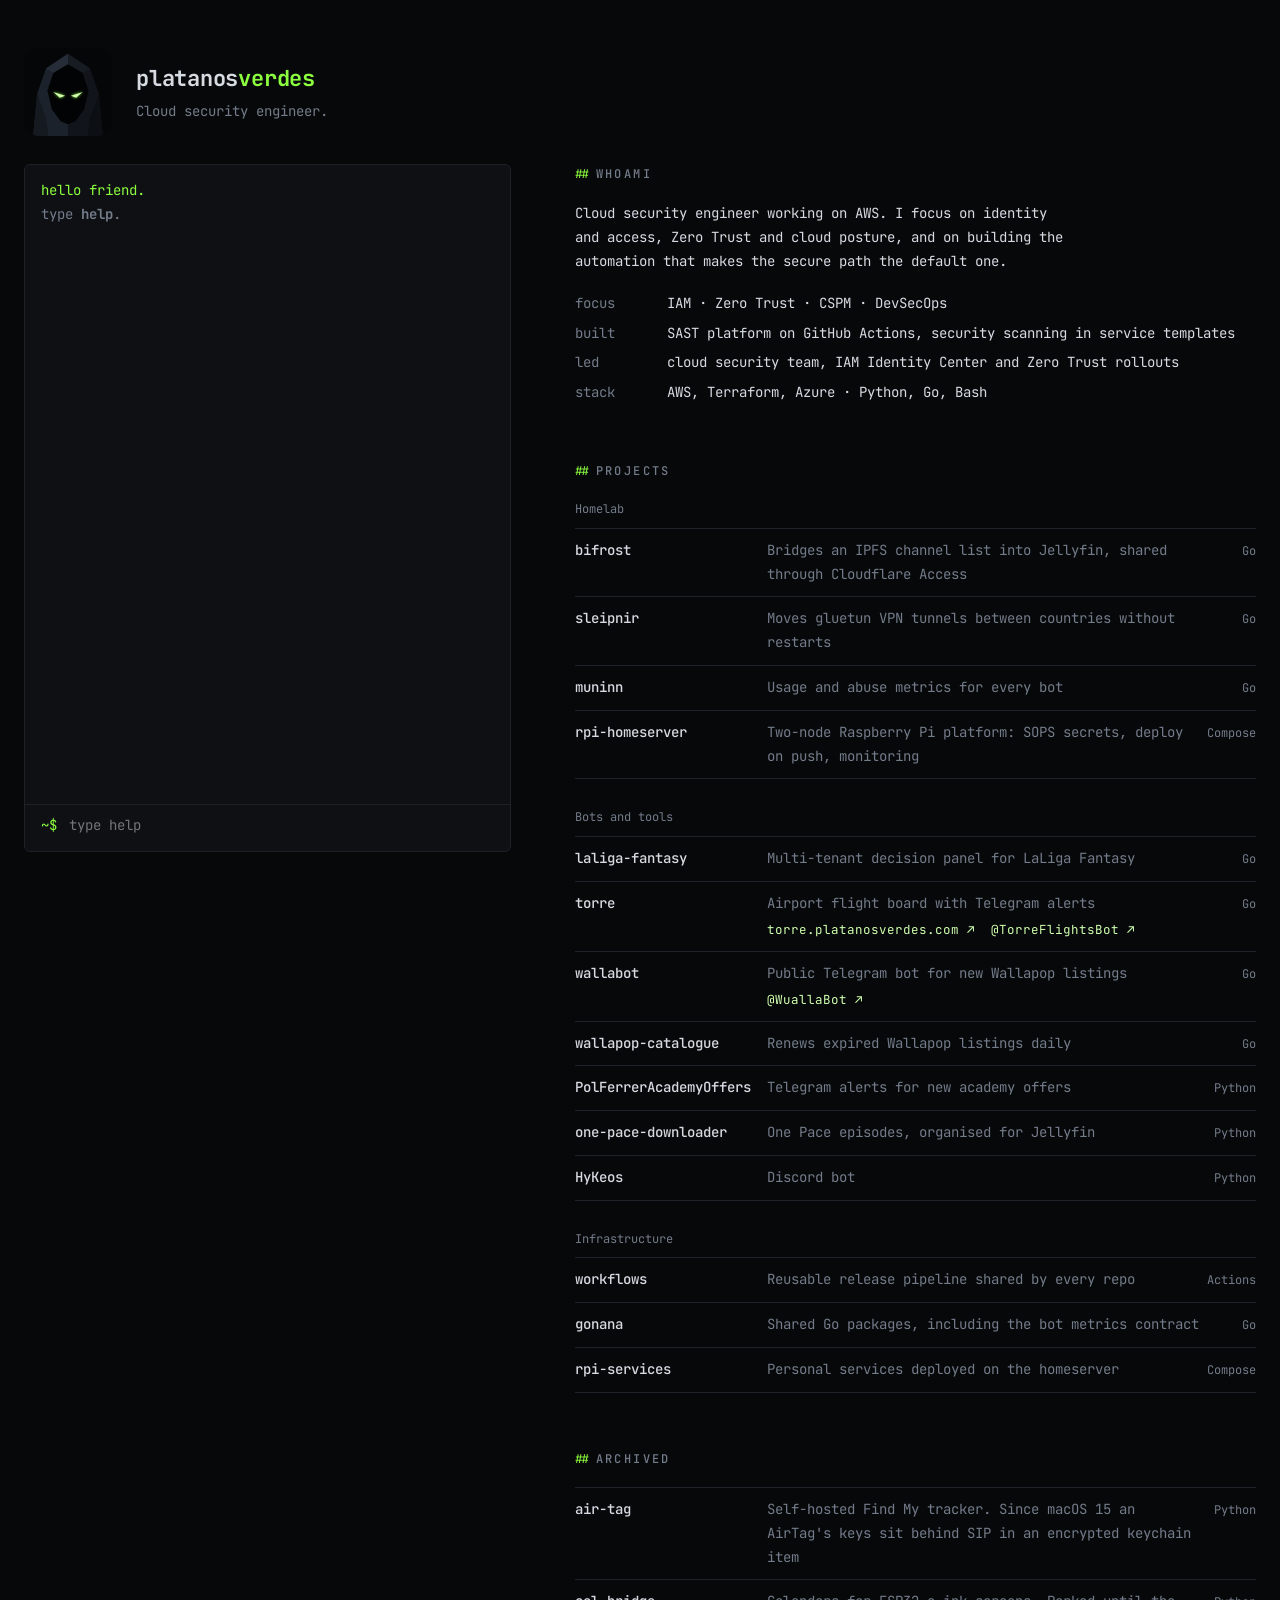
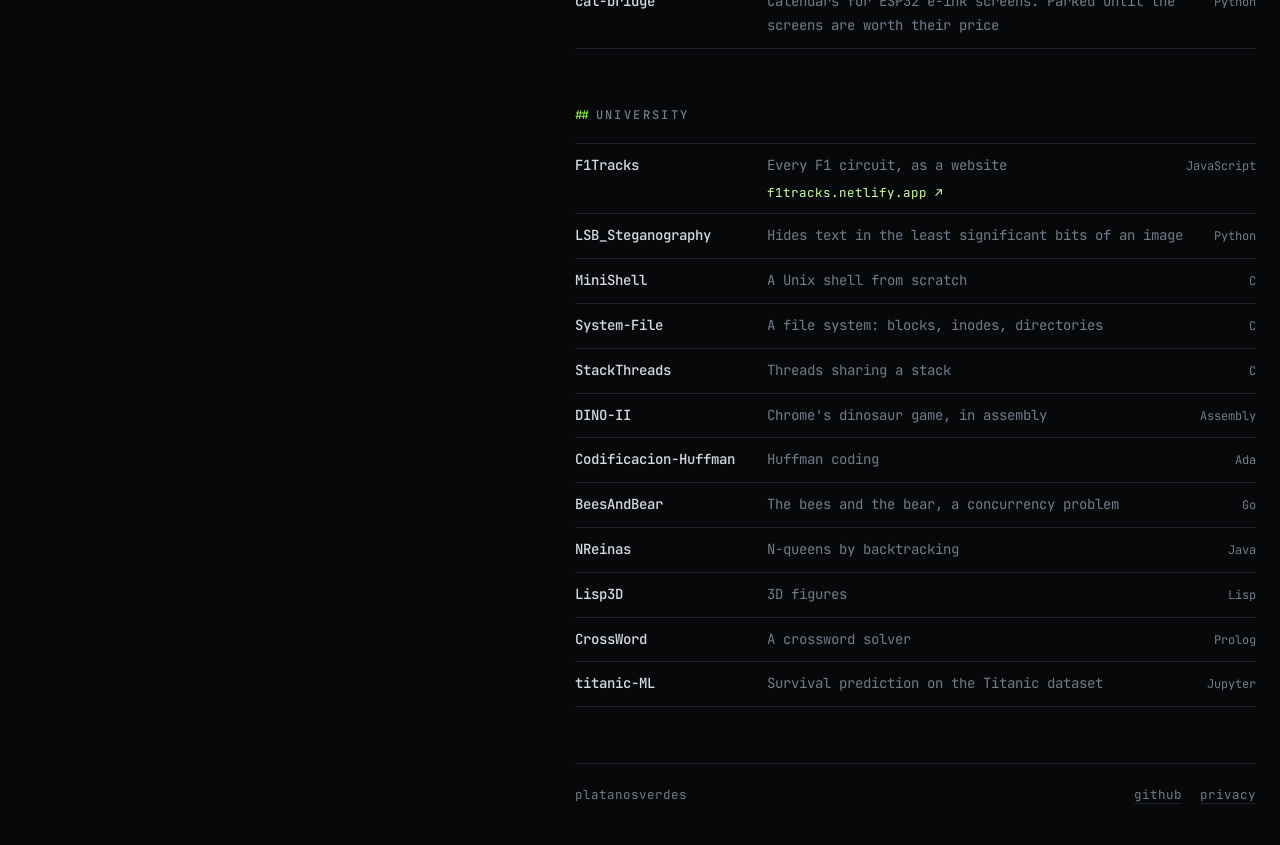
<file: index.html>
<!doctype html>
<html lang="en">
<head>
<meta charset="utf-8">
<meta name="viewport" content="width=device-width, initial-scale=1, viewport-fit=cover">
<title>PlatanosVerdes</title>
<meta name="description" content="PlatanosVerdes: cloud security engineer. Projects, homelab and tools.">
<link rel="icon" href="logo.svg" type="image/svg+xml">
<link rel="apple-touch-icon" href="apple-touch-icon.png">
<link rel="preconnect" href="https://fonts.googleapis.com">
<link rel="stylesheet" href="https://fonts.googleapis.com/css2?family=JetBrains+Mono:wght@400;500;700&display=swap">
<style>
/* Layout: two columns. Left, fixed in place: the Watcher and its console, full height. Right, read top
   to bottom: whoami, then the projects as a plain list. One typeface, one accent, lots of air. */
:root {
  --bg: #07080a; --surface: #0e1014; --line: #1d2128; --dim: #737c8a; --text: #d6dbe2; --eye: #8cff3f; --eye-soft: #cfffad; --blood: #ff4a3d;
  --font: "JetBrains Mono", ui-monospace, "SF Mono", Menlo, monospace;
  color-scheme: dark;
}
body { margin: 0; background: var(--bg); color: var(--text); font-family: var(--font); font-size: 14px; line-height: 1.7; }
a { color: var(--text); text-decoration-color: var(--line); text-underline-offset: 4px; }
a:hover { color: var(--eye); text-decoration-color: var(--eye); }
:focus-visible { outline: 1px solid var(--eye); outline-offset: 3px; }
.wrap { max-width: 1240px; margin: 0 auto; display: grid; grid-template-columns: minmax(340px, 5fr) 7fr; gap: 64px;
  padding-left: max(24px, env(safe-area-inset-left, 0px)); padding-right: max(24px, env(safe-area-inset-right, 0px)); }
.side { position: sticky; top: env(safe-area-inset-top, 0px); align-self: start; display: grid; grid-template-rows: auto minmax(0, 1fr); gap: 28px;
  height: calc(100dvh - env(safe-area-inset-top, 0px) - env(safe-area-inset-bottom, 0px)); padding-block: 48px; box-sizing: border-box; min-width: 0; }
/* starts level with the console: the side's top padding, the 88px header, and the gap below it */
.main { min-width: 0; display: grid; gap: 56px; align-content: start; padding-block: calc(48px + 88px + 28px) 40px; }

header { display: grid; grid-template-columns: 88px 1fr; gap: 24px; align-items: center; }
header svg { width: 88px; height: 88px; display: block; }
header h1 { margin: 0; font-size: 22px; font-weight: 700; letter-spacing: -.01em; }
header h1 span { color: var(--eye); }
header p { margin: 2px 0 0; color: var(--dim); }

.console { border: 1px solid var(--line); border-radius: 6px; background: var(--surface); min-height: 0; display: grid; grid-template-rows: minmax(0, 1fr) auto; }
.out { min-height: 0; overflow-y: auto; padding: 14px 16px 6px; scrollbar-width: thin; scrollbar-color: var(--line) transparent; }
.line { white-space: pre-wrap; overflow-wrap: anywhere; }
.line.dim { color: var(--dim); }
.line.ok { color: var(--eye); }
.line.err { color: var(--blood); }
.line .p { color: var(--eye); }
.line a { color: var(--eye-soft); }
.proj { display: grid; grid-template-columns: 22ch 1fr; gap: 0 12px; }
.proj button { all: unset; cursor: pointer; color: var(--eye-soft); }
.proj button:hover, .proj button:focus-visible { color: var(--eye); text-decoration: underline; text-underline-offset: 3px; }
.proj span { color: var(--dim); min-width: 0; }
.kv { display: grid; grid-template-columns: 11ch 1fr; gap: 0 12px; }
.kv > span:first-child { color: var(--dim); }
.line button.inline { all: unset; cursor: pointer; color: var(--eye-soft); }
.line button.inline:hover { color: var(--eye); text-decoration: underline; }
.fetch { display: flex; gap: 18px; align-items: flex-start; }
.fetch .art { margin: 0; color: var(--eye); font: inherit; line-height: 1.3; }
.fetch b { color: var(--eye); font-weight: 500; }
form { display: flex; gap: 10px; align-items: center; padding: 8px 16px 12px; border-top: 1px solid var(--line); }
form label { color: var(--eye); white-space: nowrap; }
form input { flex: 1; min-width: 0; font: inherit; color: var(--text); background: transparent; border: 0; outline: none; caret-color: var(--eye); }

h2 { margin: 0 0 18px; font-size: 12px; font-weight: 500; letter-spacing: .2em; text-transform: uppercase; color: var(--dim); }
h2::before { content: "## "; color: var(--eye); letter-spacing: 0; }
.about p { margin: 0 0 18px; max-width: 62ch; }
.facts { margin: 0; display: grid; gap: 6px; }
.facts div { display: grid; grid-template-columns: 10ch 1fr; gap: 12px; }
.facts dt { color: var(--dim); }
.facts dd { margin: 0; }

.group { margin: 28px 0 8px; font-size: 12px; color: var(--dim); }
.group:first-of-type { margin-top: 0; }
.list { list-style: none; margin: 0; padding: 0; border-top: 1px solid var(--line); }
.list li { display: grid; grid-template-columns: 22ch 1fr auto; gap: 16px; align-items: baseline; padding: 10px 0; border-bottom: 1px solid var(--line); }
.list li.lit { background: linear-gradient(90deg, rgba(140,255,63,.07), transparent); }
.list a.name { color: var(--text); font-weight: 500; text-decoration: none; }
.list a.name:hover { color: var(--eye); }
.list .what { color: var(--dim); min-width: 0; }
.list .links { display: flex; flex-wrap: wrap; gap: 4px 16px; margin-top: 4px; font-size: 12.5px; }
.list .links a { color: var(--eye-soft); text-decoration: none; }
.list .links a:hover { color: var(--eye); text-decoration: underline; }
.list .stack { color: var(--dim); font-size: 12px; white-space: nowrap; }

footer { display: flex; flex-wrap: wrap; justify-content: space-between; gap: 12px; padding-top: 20px; border-top: 1px solid var(--line); color: var(--dim); font-size: 12.5px; }
footer nav { display: flex; gap: 18px; }
footer a { color: var(--dim); }
#eyes { transition: transform .15s ease-out; }
body.alarm { --eye: var(--blood); --eye-soft: #ffb3ac; }

@media (max-width: 900px) {
  .wrap { grid-template-columns: 1fr; gap: 0; }
  .side { position: static; height: auto; padding-block: 40px 0; }
  .main { padding-block: 48px 40px; }
  .out { height: 160px; }
}
@media (max-width: 640px) {
  header { grid-template-columns: 64px 1fr; gap: 16px; }
  header svg { width: 64px; height: 64px; }
  .list li { grid-template-columns: 1fr auto; gap: 2px 12px; }
  .list .what { grid-column: 1 / -1; grid-row: 2; }
  .proj { grid-template-columns: 1fr; }
}
</style>
</head>
<body>
<div class="wrap">
  <aside class="side">
  <header>
    <svg viewBox="0 0 120 120" id="watcher" aria-hidden="true">
      <defs>
        <filter id="glow" x="-80%" y="-80%" width="260%" height="260%"><feGaussianBlur stdDeviation="2.4"/></filter>
        <clipPath id="tile"><rect width="120" height="120" rx="22"/></clipPath>
      </defs>
      <g clip-path="url(#tile)">
        <rect width="120" height="120" fill="#050608"/>
        <polygon points="60,8 30,28 18,62 12,124 60,124" fill="#1c222b"/>
        <polygon points="60,8 90,28 102,62 108,124 60,124" fill="#11151b"/>
        <polygon points="60,8 30,28 40,34 60,22" fill="#262d38"/>
        <polygon points="60,8 90,28 80,34 60,22" fill="#171c23"/>
        <polygon points="18,62 12,124 34,124 30,96" fill="#151a21"/>
        <polygon points="102,62 108,124 86,124 90,96" fill="#0c0f13"/>
        <polygon points="60,22 80,34 88,58 82,84 70,100 60,104 50,100 38,84 32,58 40,34" fill="#020304"/>
        <g id="eyes">
          <g filter="url(#glow)" opacity=".9"><polygon points="40,60 56,65 49,68" fill="var(--eye)"/><polygon points="80,60 64,65 71,68" fill="var(--eye)"/></g>
          <polygon points="40,60 56,65 49,68" fill="var(--eye-soft)"/><polygon points="80,60 64,65 71,68" fill="var(--eye-soft)"/>
        </g>
      </g>
    </svg>
    <div>
      <h1>platanos<span>verdes</span></h1>
      <p>Cloud security engineer.</p>
    </div>
  </header>

  <section class="console" aria-label="Console">
    <div class="out" id="out" role="log" aria-live="polite"></div>
    <form id="form" autocomplete="off">
      <label for="cmd">~$</label>
      <input id="cmd" type="text" spellcheck="false" autocapitalize="off" placeholder="type help" aria-label="Command">
    </form>
  </section>
  </aside>

  <div class="main">
  <section class="about" id="whoami">
    <h2>whoami</h2>
    <p>Cloud security engineer working on AWS. I focus on identity and access, Zero Trust and cloud posture, and on building the automation that makes the secure path the default one.</p>
    <dl class="facts">
      <div><dt>focus</dt><dd>IAM · Zero Trust · CSPM · DevSecOps</dd></div>
      <div><dt>built</dt><dd>SAST platform on GitHub Actions, security scanning in service templates</dd></div>
      <div><dt>led</dt><dd>cloud security team, IAM Identity Center and Zero Trust rollouts</dd></div>
      <div><dt>stack</dt><dd>AWS, Terraform, Azure · Python, Go, Bash</dd></div>
    </dl>
  </section>

  <section id="projects">
    <h2>projects</h2>
    <div id="groups"></div>
  </section>

  <section id="archived">
    <h2>archived</h2>
    <ul class="list" id="archived-list"></ul>
  </section>

  <section id="university">
    <h2>university</h2>
    <ul class="list" id="university-list"></ul>
  </section>

  <footer>
    <span>platanosverdes</span>
    <nav><a href="https://github.com/PlatanosVerdes" target="_blank" rel="noopener">github</a><a href="privacy.html">privacy</a></nav>
  </footer>
  </div>
</div>

<script>
const GH = "https://github.com/PlatanosVerdes/";
const esc = (s) => String(s).replace(/[&<>"]/g, (c) => ({ "&": "&amp;", "<": "&lt;", ">": "&gt;", '"': "&quot;" }[c]));
let all = {}, site = null;
const sections = ["whoami", "projects", "archived", "university"];
const rows = (items) => items.map((p) => `<li id="${esc(p.name)}"><a class="name" href="${GH}${encodeURIComponent(p.name)}" target="_blank" rel="noopener">${esc(p.name)}</a><span class="what">${esc(p.description)}${(p.links || []).length ? `<span class="links">${p.links.map((l) => `<a href="${esc(l.url)}" target="_blank" rel="noopener">${esc(l.label)} ↗</a>`).join("")}</span>` : ""}</span><span class="stack">${esc(p.language)}</span></li>`).join("");
fetch("projects.json").then((r) => r.json()).then((data) => {
  document.getElementById("groups").innerHTML = data.groups.map((g) => `<p class="group">${esc(g.name)}</p><ul class="list">${rows(g.projects)}</ul>`).join("");
  document.getElementById("archived-list").innerHTML = rows(data.archived);
  document.getElementById("university-list").innerHTML = rows(data.university);
  all = Object.fromEntries([...data.groups.flatMap((g) => g.projects), ...data.archived, ...data.university].map((p) => [p.name.toLowerCase(), p]));
  site = data;
  follow();
});
// A link like platanosverdes.com/#bifrost lands on that row, lit; #projects on that section.
function follow() { const id = decodeURIComponent(location.hash.slice(1)); if (id) jump(all[id.toLowerCase()]?.name || id); }
addEventListener("hashchange", follow);

const out = document.getElementById("out"), input = document.getElementById("cmd");
const reduced = matchMedia("(prefers-reduced-motion: reduce)").matches;
const say = (html, cls = "") => { const d = document.createElement("div"); d.className = "line " + cls; d.innerHTML = html; out.append(d); out.scrollTop = out.scrollHeight; };
const jump = (id) => { const el = document.getElementById(id); if (!el) return; el.scrollIntoView({ behavior: reduced ? "auto" : "smooth", block: el.tagName === "LI" ? "center" : "start" }); if (el.tagName === "LI") { el.classList.add("lit"); setTimeout(() => el.classList.remove("lit"), 2200); } };
const go = (id) => { history.replaceState(null, "", "#" + id); jump(id); };
const linkTo = (id) => `${location.origin}${location.pathname}#${id}`;

const history_ = [];
const commands = {
  help: () => say(`<div>whoami · focus · stack · services · projects · archived · university
ls · tree · grep &lt;word&gt; · open &lt;name&gt; · link &lt;name&gt; · cd &lt;section&gt;
neofetch · contact · history · clear</div>`, "dim"),
  whoami: () => { say("cloud security engineer · IAM, Zero Trust, CSPM, DevSecOps"); go("whoami"); },
  focus: () => say("identity and access · Zero Trust access · cloud security posture (CSPM) · DevSecOps automation"),
  stack: () => say(`<div class="kv"><span>cloud</span>AWS (IAM, Identity Center, GuardDuty, S3, RDS) · Azure</div><div class="kv"><span>security</span>Wiz · Qualys · CodeQL · Cloudflare Access</div><div class="kv"><span>automation</span>Terraform · GitHub Actions · Docker Compose</div><div class="kv"><span>languages</span>Python · Go · Bash · JavaScript</div>`),
  services: () => { const live = Object.values(all).filter((p) => p.links); say(live.length ? live.map((p) => `<div class="proj"><button data-open="${esc(p.name)}">${esc(p.name)}</button><span>${p.links.map((l) => `<a href="${esc(l.url)}" target="_blank" rel="noopener">${esc(l.label)}</a>`).join(" · ")}</span></div>`).join("") : "nothing live yet", live.length ? "" : "dim"); },
  projects: () => go("projects"),
  archived: () => go("archived"),
  university: () => go("university"),
  ls: () => say(Object.values(all).map((p) => `<div class="proj"><button data-open="${esc(p.name)}">${esc(p.name)}</button><span>${esc(p.description)}</span></div>`).join("")),
  tree: () => { if (!site) return; const t = (name, items, last) => `${last ? "└──" : "├──"} ${esc(name)}\n` + items.map((p, i) => `${last ? "    " : "│   "}${i === items.length - 1 ? "└──" : "├──"} <button class="inline" data-open="${esc(p.name)}">${esc(p.name)}</button>`).join("\n");
    const parts = [...site.groups.map((g) => [g.name.toLowerCase(), g.projects]), ["archived", site.archived], ["university", site.university]];
    say(`<div>~/projects\n${parts.map(([n, items], i) => t(n, items, i === parts.length - 1)).join("\n")}</div>`); },
  grep: (w) => { if (!w) return say("grep what? e.g. grep go, grep telegram", "dim"); const re = new RegExp(w.replace(/[.*+?^${}()|[\]\\]/g, "\\$&"), "i");
    const hits = Object.values(all).filter((p) => re.test(p.name) || re.test(p.description) || re.test(p.language));
    say(hits.length ? hits.map((p) => `<div class="proj"><button data-open="${esc(p.name)}">${esc(p.name)}</button><span>${esc(p.language)} · ${esc(p.description)}</span></div>`).join("") : `no match for ${esc(w)}`, hits.length ? "" : "dim"); },
  open: (name) => { const p = all[(name || "").toLowerCase()]; if (!p) return say(name ? `not found: ${esc(name)}` : "open what? try ls", "dim"); say(`${esc(p.name)} → <a href="${GH}${encodeURIComponent(p.name)}" target="_blank" rel="noopener">github</a>`); go(p.name); },
  link: (name) => { const p = all[(name || "").toLowerCase()], id = p ? p.name : (sections.includes((name || "").toLowerCase()) ? name.toLowerCase() : "");
    if (!id) return say("link to what? e.g. link bifrost, link projects", "dim");
    const url = linkTo(id); navigator.clipboard?.writeText(url).then(() => say(`${esc(url)}  (copied)`), () => say(esc(url))); },
  cd: (where) => { const w = (where || "").replace(/^~?\/?/, "").toLowerCase(); if (!w || w === "~") return scrollTo({ top: 0, behavior: reduced ? "auto" : "smooth" });
    if (sections.includes(w)) return go(w); if (all[w]) return go(all[w].name); say(`cd: ${esc(where)}: no such section`, "dim"); },
  pwd: () => say("/home/watcher"),
  neofetch: () => say(`<div class="fetch"><pre class="art">   /\\
  /  \\
 / <b>▸ ◂</b>\\
/______\\</pre><div><b>watcher</b>@platanosverdes
-------------------------
role      cloud security engineer
focus     IAM · Zero Trust · CSPM
stack     AWS · Terraform · Python · Go
projects  ${Object.keys(all).length}
uptime    ${Math.floor(performance.now() / 1000)}s on this page
shell     watcher-sh</div></div>`),
  contact: () => say(`<a href="${GH}" target="_blank" rel="noopener">github.com/PlatanosVerdes</a>`),
  history: () => say(history_.map((c, i) => `${String(i + 1).padStart(3)}  ${esc(c)}`).join("\n") || "nothing yet", "dim"),
  echo: (t) => say(esc(t || "")),
  date: () => say(new Date().toString()),
  uname: () => say("watcher-sh 1.0 platanosverdes.com x86_64 GNU/Linux (probably)"),
  clear: () => out.replaceChildren(),
  sudo: () => say("the watcher does not take orders.", "err"),
  ssh: () => say("denied. identity first, network never.", "err"),
  cat: (a) => /shadow|passwd/.test(a || "") ? say("nice try. logged.", "err")
    : /password/.test(a || "") ? say("passwords are like underwear: don't let anyone see them, change them regularly, never share them with strangers.", "ok")
    : say(`cat: ${esc(a || "")}: no`, "dim"),
  rm: (a) => { if (/-rf/.test(a || "")) { document.body.classList.add("alarm"); say("you should not have done that.", "err"); setTimeout(() => document.body.classList.remove("alarm"), 3000); } else say("rm: permission denied", "dim"); },
  exit: () => say("there is no exit.", "dim"),
};
function run(raw) {
  const cmd = raw.trim(); if (!cmd) return;
  say(`<span class="p">~$</span> ${esc(cmd)}`);
  history_.push(cmd);
  const [name, ...rest] = cmd.split(/\s+/), key = name.toLowerCase();
  if (commands[key]) commands[key](rest.join(" "));
  else if (all[key]) commands.open(name);
  else say(`${esc(name)}: command not found`, "dim");
}
document.getElementById("form").addEventListener("submit", (e) => { e.preventDefault(); run(input.value); input.value = ""; });
out.addEventListener("click", (e) => { const b = e.target.closest("[data-open]"); if (b) run("open " + b.dataset.open); });

say("hello friend.", "ok");
say("type <b>help</b>.", "dim");

const eyes = document.getElementById("eyes"), fig = document.getElementById("watcher");
// Eyes look towards the pointer in any direction; they stay inside the hood's opening.
addEventListener("pointermove", (e) => {
  const r = fig.getBoundingClientRect(), cx = r.left + r.width / 2, cy = r.top + r.height * .54;
  const dx = e.clientX - cx, dy = e.clientY - cy, dist = Math.hypot(dx, dy) || 1, k = Math.min(1, dist / 220);
  eyes.style.transform = `translate(${(dx / dist * k * 9).toFixed(2)}px, ${(dy / dist * k * 6).toFixed(2)}px)`;
});
(function blink() {
  if (!reduced) { eyes.style.transition = "opacity .08s, transform .15s ease-out"; eyes.style.opacity = "0"; setTimeout(() => { eyes.style.opacity = "1"; }, 140); }
  setTimeout(blink, 4000 + Math.random() * 7000);
})();
</script>
</body>
</html>
</file>
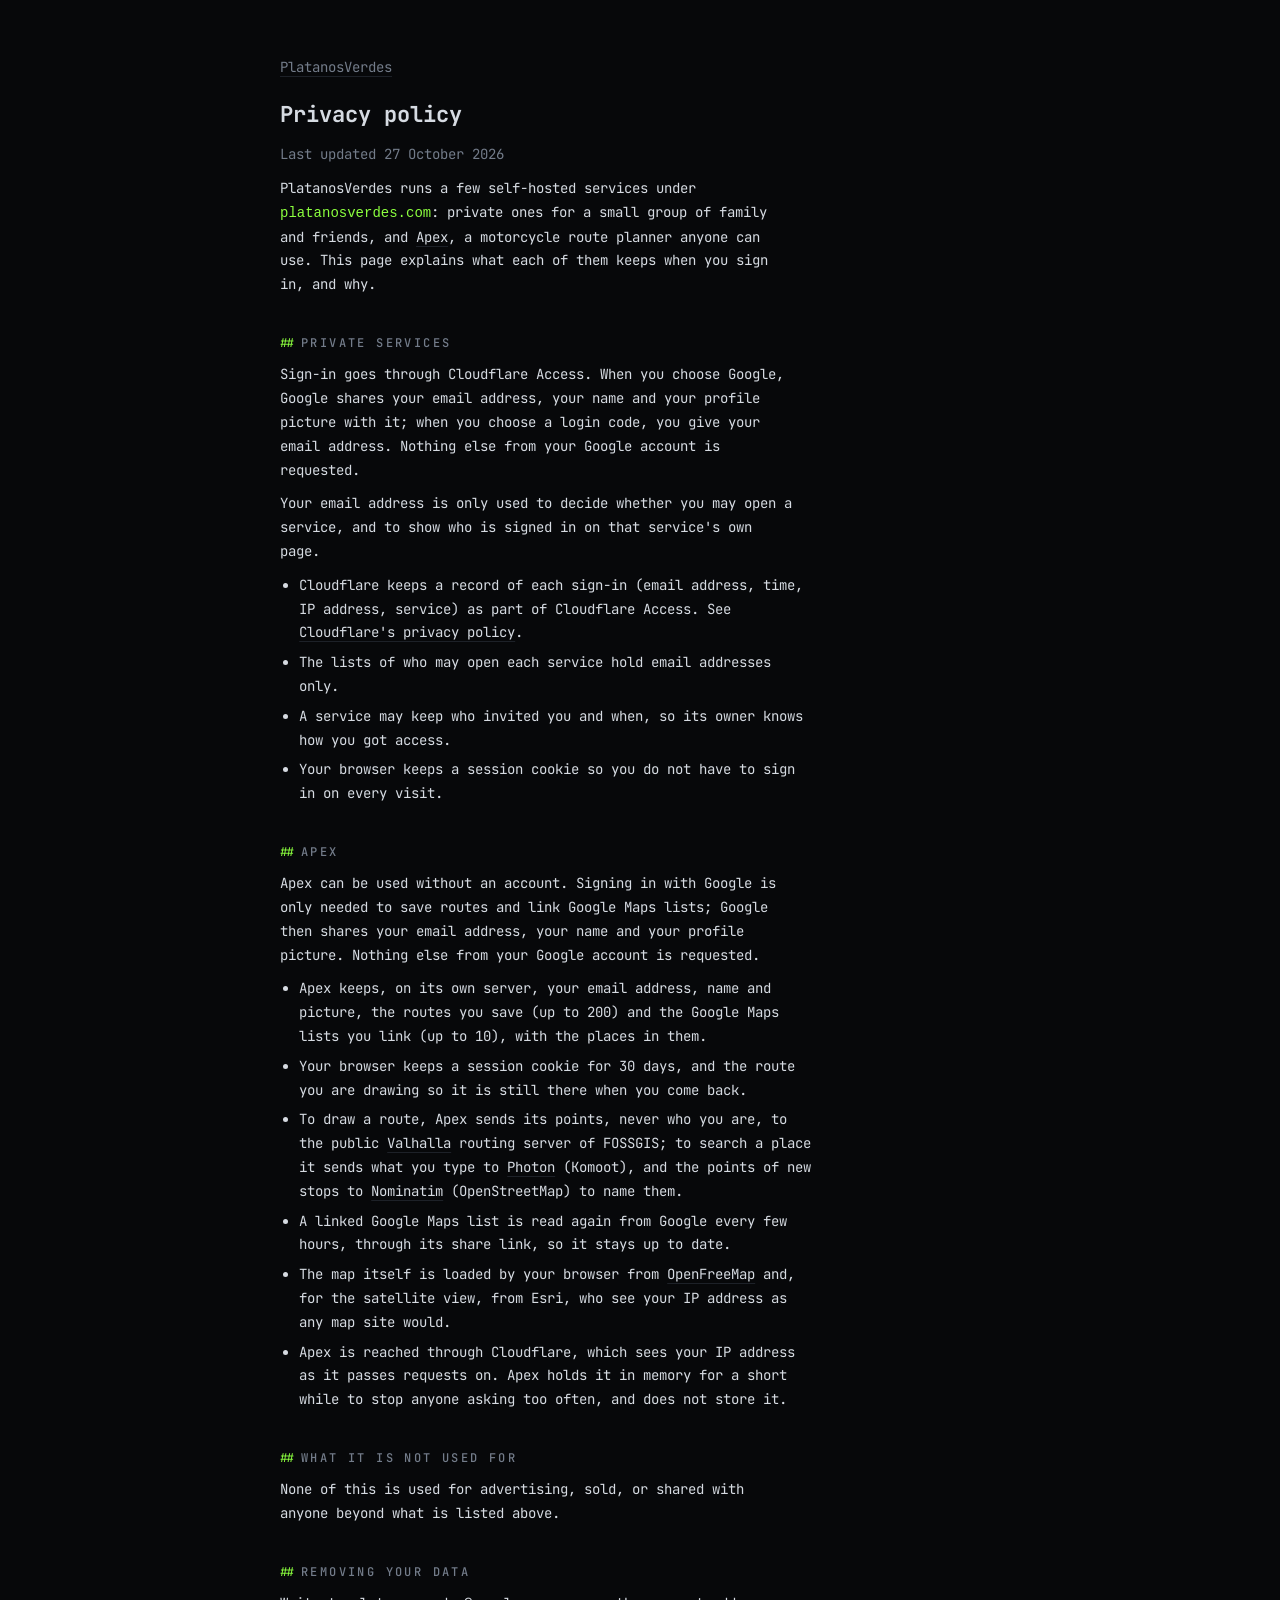
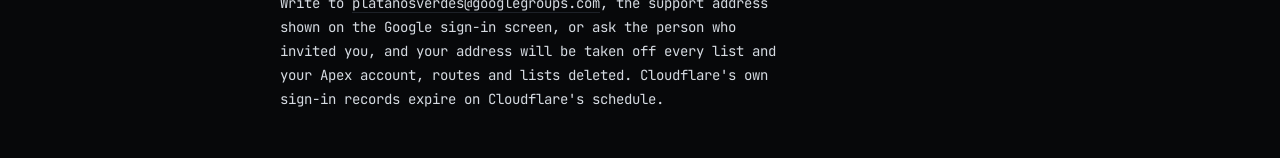
<file: privacy.html>
<!doctype html>
<html lang="en">
<head>
<meta charset="utf-8">
<meta name="viewport" content="width=device-width, initial-scale=1">
<title>Privacy policy · PlatanosVerdes</title>
<link rel="icon" href="logo.svg" type="image/svg+xml">
<link rel="apple-touch-icon" href="apple-touch-icon.png">
<link rel="stylesheet" href="https://fonts.googleapis.com/css2?family=JetBrains+Mono:wght@400;500;700&display=swap">
<link rel="stylesheet" href="style.css">
</head>
<body>
<main class="text">
  <p class="back"><a href="./">PlatanosVerdes</a></p>
  <h1>Privacy policy</h1>
  <p class="muted">Last updated 27 October 2026</p>

  <p>PlatanosVerdes runs a few self-hosted services under <code>platanosverdes.com</code>: private ones for a small group of family and friends, and <a href="https://apex.platanosverdes.com">Apex</a>, a motorcycle route planner anyone can use. This page explains what each of them keeps when you sign in, and why.</p>

  <h2>Private services</h2>
  <p>Sign-in goes through Cloudflare Access. When you choose Google, Google shares your email address, your name and your profile picture with it; when you choose a login code, you give your email address. Nothing else from your Google account is requested.</p>
  <p>Your email address is only used to decide whether you may open a service, and to show who is signed in on that service's own page.</p>
  <ul>
    <li>Cloudflare keeps a record of each sign-in (email address, time, IP address, service) as part of Cloudflare Access. See <a href="https://www.cloudflare.com/privacypolicy/">Cloudflare's privacy policy</a>.</li>
    <li>The lists of who may open each service hold email addresses only.</li>
    <li>A service may keep who invited you and when, so its owner knows how you got access.</li>
    <li>Your browser keeps a session cookie so you do not have to sign in on every visit.</li>
  </ul>

  <h2>Apex</h2>
  <p>Apex can be used without an account. Signing in with Google is only needed to save routes and link Google Maps lists; Google then shares your email address, your name and your profile picture. Nothing else from your Google account is requested.</p>
  <ul>
    <li>Apex keeps, on its own server, your email address, name and picture, the routes you save (up to 200) and the Google Maps lists you link (up to 10), with the places in them.</li>
    <li>Your browser keeps a session cookie for 30 days, and the route you are drawing so it is still there when you come back.</li>
    <li>To draw a route, Apex sends its points, never who you are, to the public <a href="https://valhalla1.openstreetmap.de">Valhalla</a> routing server of FOSSGIS; to search a place it sends what you type to <a href="https://photon.komoot.io">Photon</a> (Komoot), and the points of new stops to <a href="https://nominatim.org">Nominatim</a> (OpenStreetMap) to name them.</li>
    <li>A linked Google Maps list is read again from Google every few hours, through its share link, so it stays up to date.</li>
    <li>The map itself is loaded by your browser from <a href="https://openfreemap.org">OpenFreeMap</a> and, for the satellite view, from Esri, who see your IP address as any map site would.</li>
    <li>Apex is reached through Cloudflare, which sees your IP address as it passes requests on. Apex holds it in memory for a short while to stop anyone asking too often, and does not store it.</li>
  </ul>

  <h2>What it is not used for</h2>
  <p>None of this is used for advertising, sold, or shared with anyone beyond what is listed above.</p>

  <h2>Removing your data</h2>
  <p>Write to <a href="mailto:platanosverdes@googlegroups.com">platanosverdes@googlegroups.com</a>, the support address shown on the Google sign-in screen, or ask the person who invited you, and your address will be taken off every list and your Apex account, routes and lists deleted. Cloudflare's own sign-in records expire on Cloudflare's schedule.</p>
</main>
</body>
</html>
</file>
<file: style.css>
/* Used by privacy.html, matching the home page. */
:root { --bg: #07080a; --line: #1d2128; --dim: #737c8a; --text: #d6dbe2; --eye: #8cff3f; color-scheme: dark; }
body { margin: 0; background: var(--bg); color: var(--text); font: 14px/1.7 "JetBrains Mono", ui-monospace, "SF Mono", Menlo, monospace; }
main { max-width: 720px; margin: 0 auto; padding: 56px max(20px, env(safe-area-inset-right, 0px)) 48px max(20px, env(safe-area-inset-left, 0px)); display: grid; gap: 10px; justify-items: start; }
img { border-radius: 16px; }
h1 { font-size: 22px; margin: 6px 0 0; }
h2 { margin: 26px 0 0; font-size: 12px; font-weight: 500; letter-spacing: .2em; text-transform: uppercase; color: var(--dim); }
h2::before { content: "## "; color: var(--eye); letter-spacing: 0; }
p, ul { margin: 0; max-width: 64ch; }
ul { padding-left: 1.2rem; display: grid; gap: 6px; }
.muted, .back a { color: var(--dim); }
a { color: var(--text); text-decoration-color: var(--line); text-underline-offset: 4px; }
a:hover { color: var(--eye); text-decoration-color: var(--eye); }
code { color: var(--eye); }
</file>
